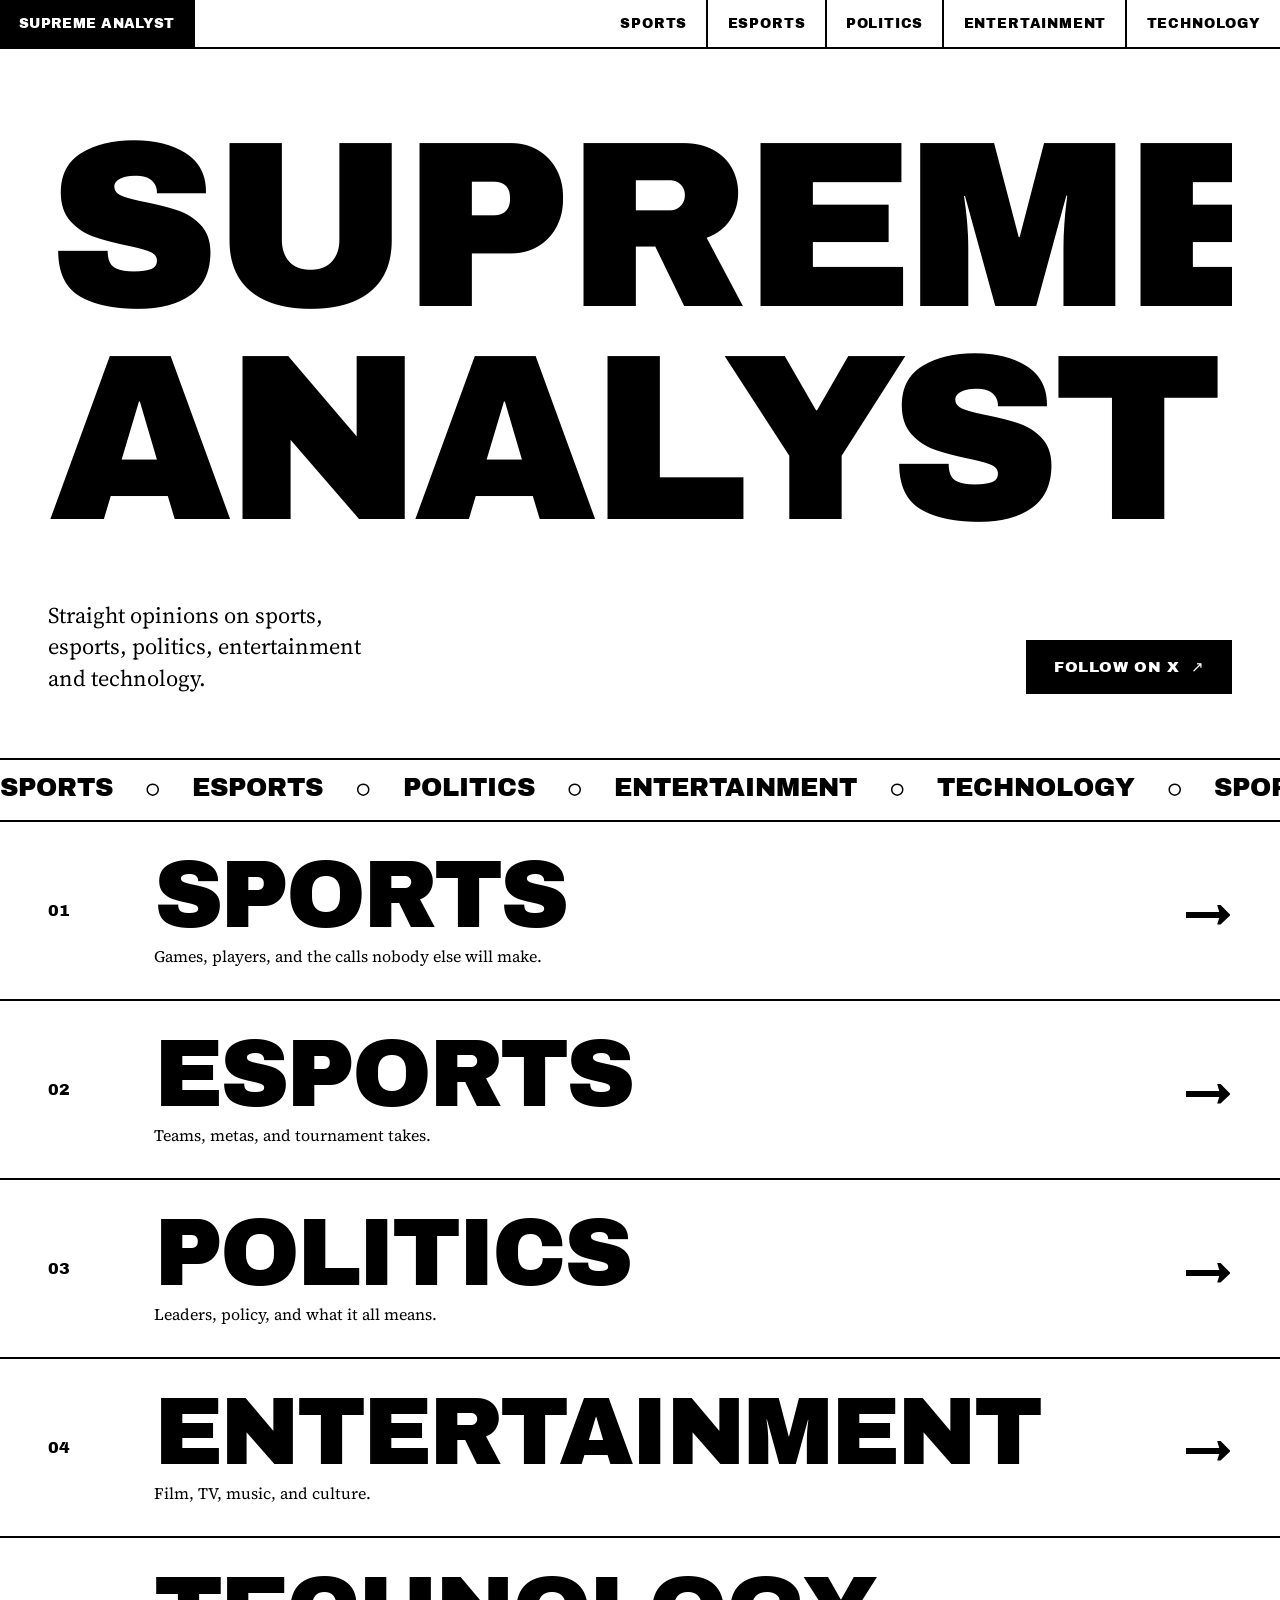
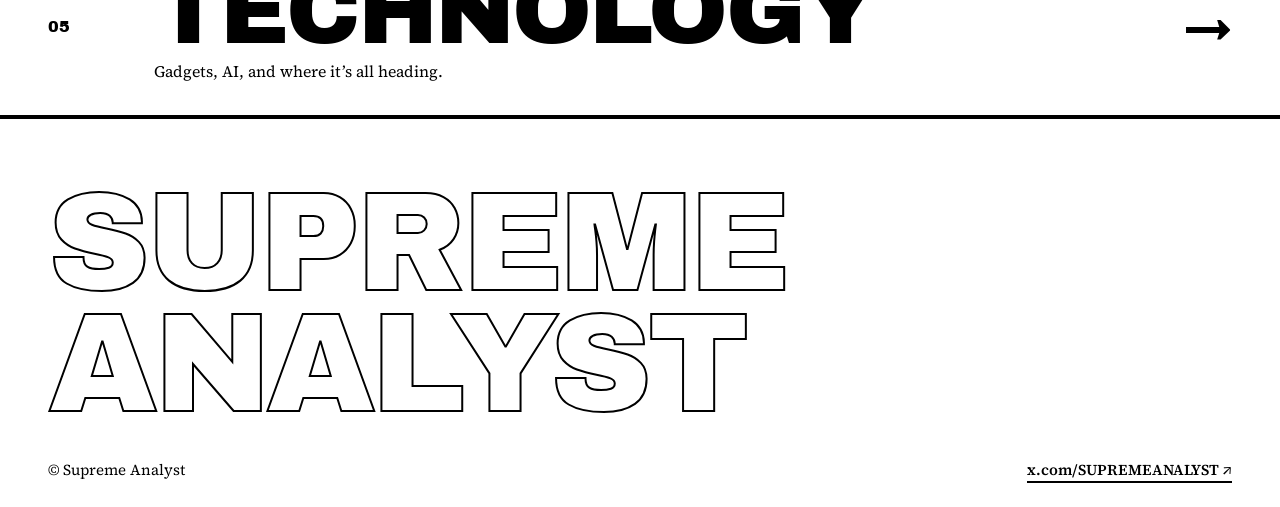
<file: index.html>
<!DOCTYPE html>
<html lang="en">
<head>
<meta charset="utf-8">
<meta name="viewport" content="width=device-width, initial-scale=1, viewport-fit=cover">
<title>Supreme Analyst</title>
<link rel="stylesheet" href="https://fonts.googleapis.com/css2?family=Archivo+Black&family=Source+Serif+4:opsz,wght@8..60,400;8..60,600&display=swap">
<link rel="stylesheet" href="style.css">
<script>document.documentElement.classList.add("js")</script>
</head>
<body>
<nav aria-label="Main"><a href="./" aria-current="page">Supreme Analyst</a><a href="sports">Sports</a><a href="esports">Esports</a><a href="politics">Politics</a><a href="entertainment">Entertainment</a><a href="technology">Technology</a></nav>
<main>
<section class="hero">
<h1 class="display"><span class="line"><span>Supreme</span></span><span class="line"><span>Analyst</span></span></h1>
<div class="hero-row">
<p>Straight opinions on sports, esports, politics, entertainment and technology.</p>
<a class="btn" href="https://x.com/SUPREMEANALYST" target="_blank" rel="noopener">Follow on X <span>↗</span></a>
</div>
</section>
<div class="ticker" aria-hidden="true"><div class="track"><span>Sports</span><span>●</span><span>Esports</span><span>●</span><span>Politics</span><span>●</span><span>Entertainment</span><span>●</span><span>Technology</span><span>●</span><span>Sports</span><span>●</span><span>Esports</span><span>●</span><span>Politics</span><span>●</span><span>Entertainment</span><span>●</span><span>Technology</span><span>●</span></div></div>
<section aria-label="Sections">
<a class="row reveal" href="sports"><span class="n">01</span><span><span class="display name">Sports</span><span class="desc">Games, players, and the calls nobody else will make.</span></span><span class="arrow">→</span></a>
<a class="row reveal" href="esports"><span class="n">02</span><span><span class="display name">Esports</span><span class="desc">Teams, metas, and tournament takes.</span></span><span class="arrow">→</span></a>
<a class="row reveal" href="politics"><span class="n">03</span><span><span class="display name">Politics</span><span class="desc">Leaders, policy, and what it all means.</span></span><span class="arrow">→</span></a>
<a class="row reveal" href="entertainment"><span class="n">04</span><span><span class="display name">Entertainment</span><span class="desc">Film, TV, music, and culture.</span></span><span class="arrow">→</span></a>
<a class="row reveal" href="technology"><span class="n">05</span><span><span class="display name">Technology</span><span class="desc">Gadgets, AI, and where it’s all heading.</span></span><span class="arrow">→</span></a>
</section>
</main>
<footer>
<p class="display big outline" aria-hidden="true">Supreme Analyst</p>
<div class="foot-row"><span>&copy; Supreme Analyst</span><a class="ulink" href="https://x.com/SUPREMEANALYST" target="_blank" rel="noopener">x.com/SUPREMEANALYST ↗</a></div>
</footer>
<script src="script.js" defer></script>
</body>
</html>
</file>
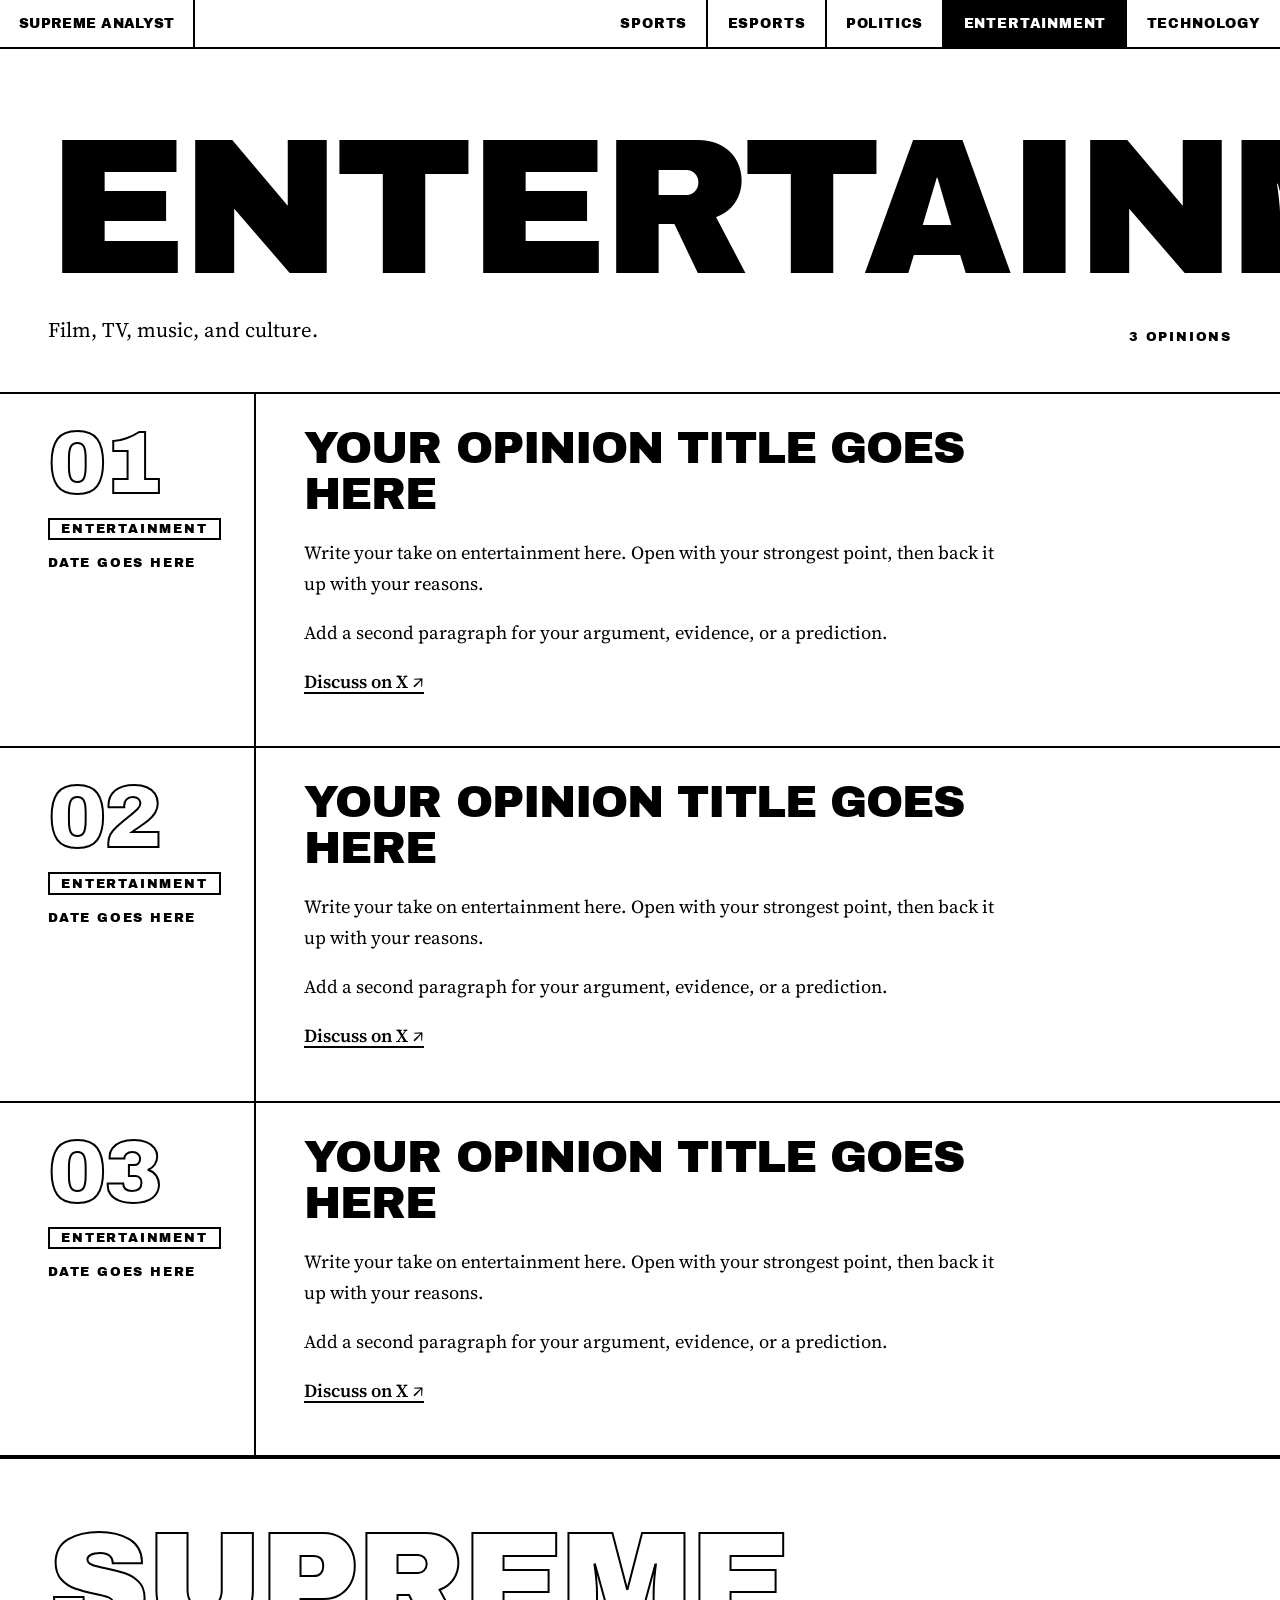
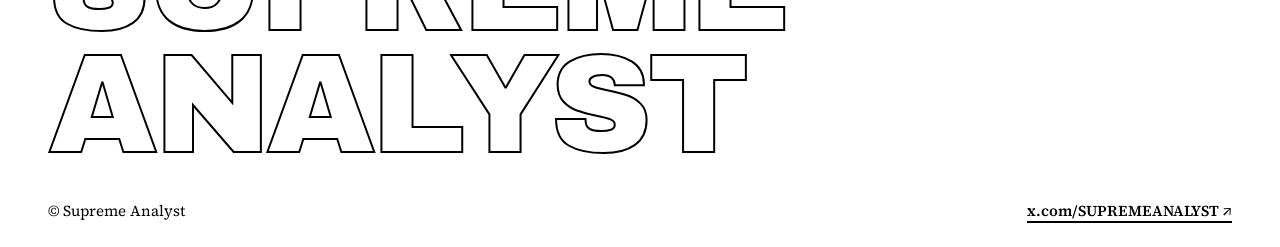
<file: entertainment.html>
<!DOCTYPE html>
<html lang="en">
<head>
<meta charset="utf-8">
<meta name="viewport" content="width=device-width, initial-scale=1, viewport-fit=cover">
<title>Entertainment | Supreme Analyst</title>
<link rel="stylesheet" href="https://fonts.googleapis.com/css2?family=Archivo+Black&family=Source+Serif+4:opsz,wght@8..60,400;8..60,600&display=swap">
<link rel="stylesheet" href="style.css">
<script>document.documentElement.classList.add("js")</script>
</head>
<body>
<nav aria-label="Main"><a href="./">Supreme Analyst</a><a href="sports">Sports</a><a href="esports">Esports</a><a href="politics">Politics</a><a href="entertainment" aria-current="page">Entertainment</a><a href="technology">Technology</a></nav>
<main>
<section class="head">
<h1 class="display">Entertainment</h1>
<div class="head-row"><p>Film, TV, music, and culture.</p><span class="label">3 opinions</span></div>
</section>

<!-- OPINION 1: copy this whole block (article to /article) to add more -->
<article class="post reveal">
<div class="meta"><span class="display num outline">01</span><span class="label tag">Entertainment</span><span class="label">Date goes here</span></div>
<div class="body">
<h2>Your opinion title goes here</h2>
<p>Write your take on entertainment here. Open with your strongest point, then back it up with your reasons.</p>
<p>Add a second paragraph for your argument, evidence, or a prediction.</p>
<p><a class="ulink" href="https://x.com/SUPREMEANALYST" target="_blank" rel="noopener">Discuss on X ↗</a></p>
</div>
</article>

<!-- OPINION 2: copy this whole block (article to /article) to add more -->
<article class="post reveal">
<div class="meta"><span class="display num outline">02</span><span class="label tag">Entertainment</span><span class="label">Date goes here</span></div>
<div class="body">
<h2>Your opinion title goes here</h2>
<p>Write your take on entertainment here. Open with your strongest point, then back it up with your reasons.</p>
<p>Add a second paragraph for your argument, evidence, or a prediction.</p>
<p><a class="ulink" href="https://x.com/SUPREMEANALYST" target="_blank" rel="noopener">Discuss on X ↗</a></p>
</div>
</article>

<!-- OPINION 3: copy this whole block (article to /article) to add more -->
<article class="post reveal">
<div class="meta"><span class="display num outline">03</span><span class="label tag">Entertainment</span><span class="label">Date goes here</span></div>
<div class="body">
<h2>Your opinion title goes here</h2>
<p>Write your take on entertainment here. Open with your strongest point, then back it up with your reasons.</p>
<p>Add a second paragraph for your argument, evidence, or a prediction.</p>
<p><a class="ulink" href="https://x.com/SUPREMEANALYST" target="_blank" rel="noopener">Discuss on X ↗</a></p>
</div>
</article>


</main>
<footer>
<p class="display big outline" aria-hidden="true">Supreme Analyst</p>
<div class="foot-row"><span>&copy; Supreme Analyst</span><a class="ulink" href="https://x.com/SUPREMEANALYST" target="_blank" rel="noopener">x.com/SUPREMEANALYST ↗</a></div>
</footer>
<script src="script.js" defer></script>
</body>
</html>
</file>
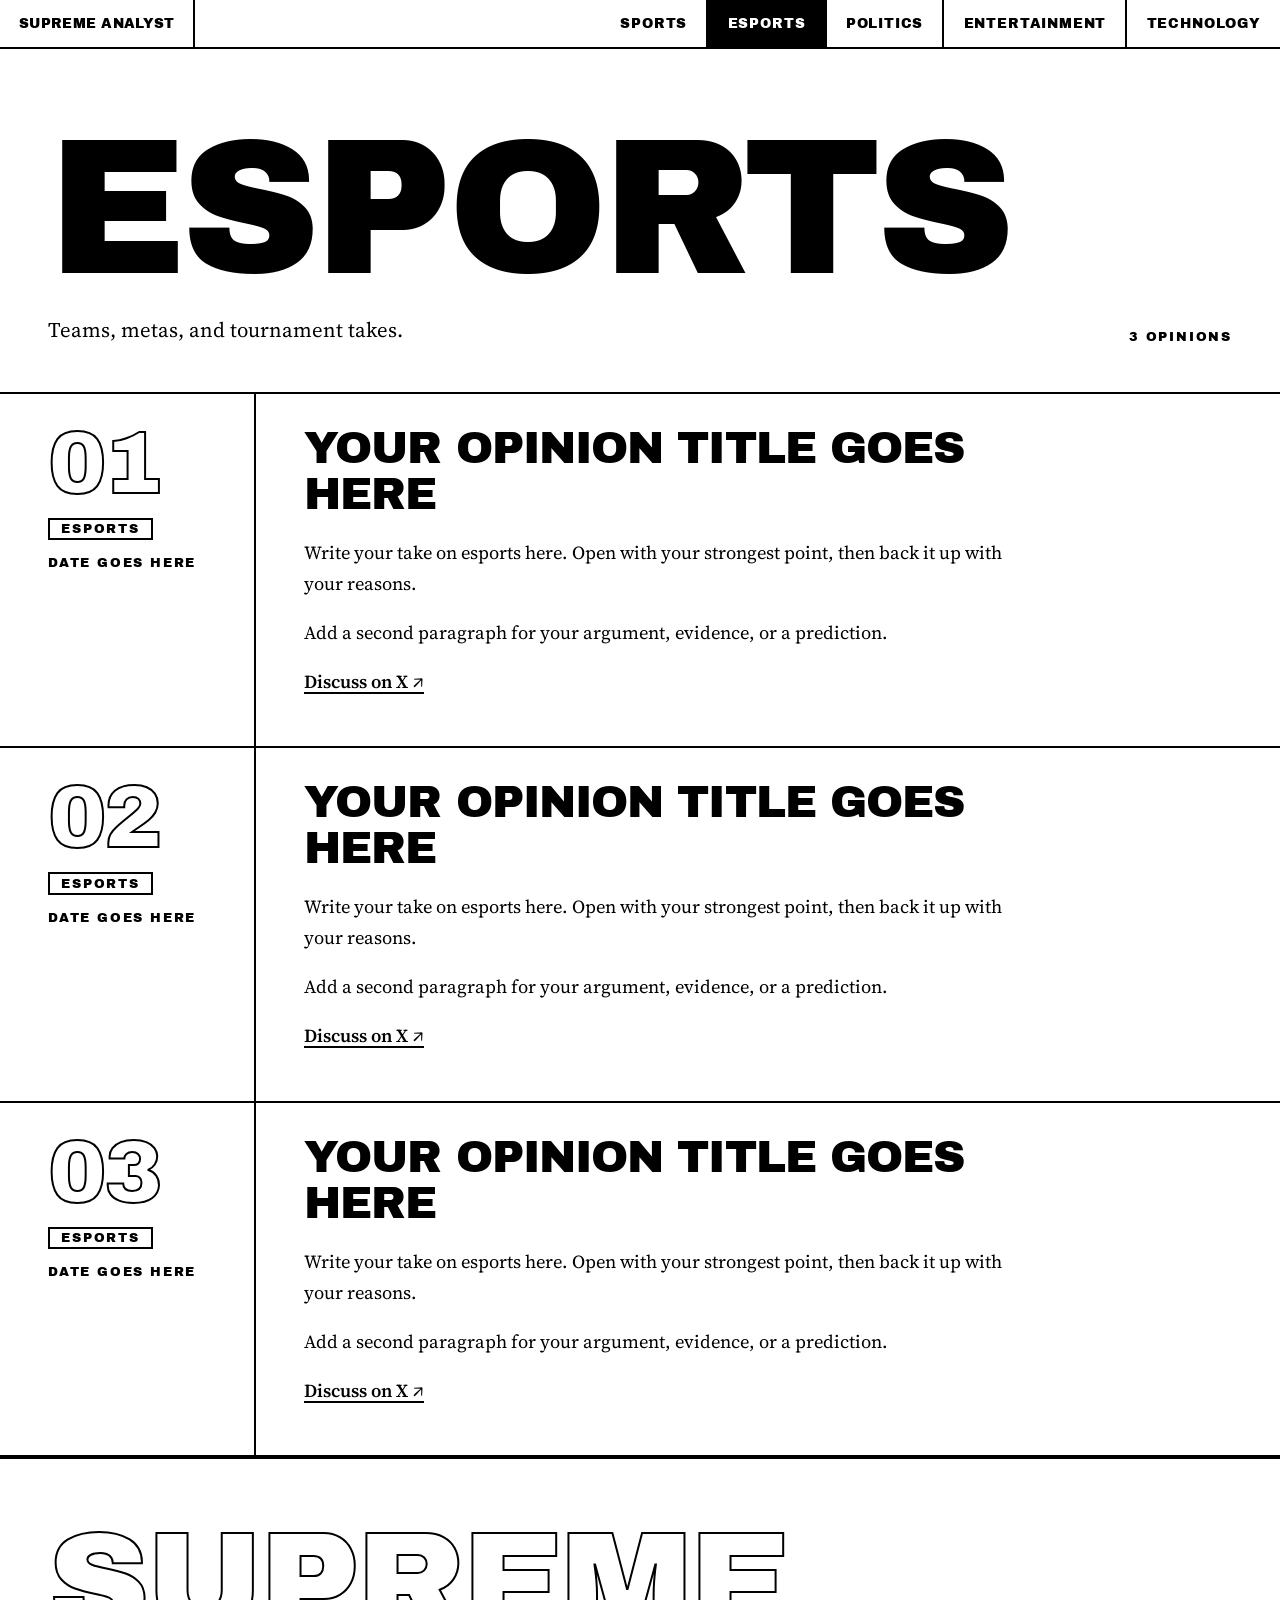
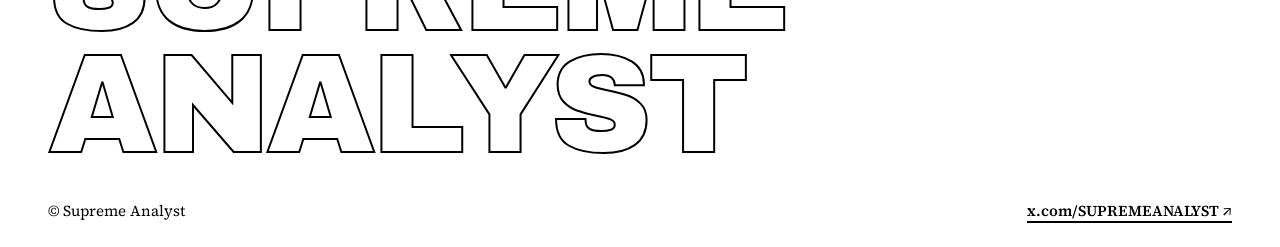
<file: esports.html>
<!DOCTYPE html>
<html lang="en">
<head>
<meta charset="utf-8">
<meta name="viewport" content="width=device-width, initial-scale=1, viewport-fit=cover">
<title>Esports | Supreme Analyst</title>
<link rel="stylesheet" href="https://fonts.googleapis.com/css2?family=Archivo+Black&family=Source+Serif+4:opsz,wght@8..60,400;8..60,600&display=swap">
<link rel="stylesheet" href="style.css">
<script>document.documentElement.classList.add("js")</script>
</head>
<body>
<nav aria-label="Main"><a href="./">Supreme Analyst</a><a href="sports">Sports</a><a href="esports" aria-current="page">Esports</a><a href="politics">Politics</a><a href="entertainment">Entertainment</a><a href="technology">Technology</a></nav>
<main>
<section class="head">
<h1 class="display">Esports</h1>
<div class="head-row"><p>Teams, metas, and tournament takes.</p><span class="label">3 opinions</span></div>
</section>

<!-- OPINION 1: copy this whole block (article to /article) to add more -->
<article class="post reveal">
<div class="meta"><span class="display num outline">01</span><span class="label tag">Esports</span><span class="label">Date goes here</span></div>
<div class="body">
<h2>Your opinion title goes here</h2>
<p>Write your take on esports here. Open with your strongest point, then back it up with your reasons.</p>
<p>Add a second paragraph for your argument, evidence, or a prediction.</p>
<p><a class="ulink" href="https://x.com/SUPREMEANALYST" target="_blank" rel="noopener">Discuss on X ↗</a></p>
</div>
</article>

<!-- OPINION 2: copy this whole block (article to /article) to add more -->
<article class="post reveal">
<div class="meta"><span class="display num outline">02</span><span class="label tag">Esports</span><span class="label">Date goes here</span></div>
<div class="body">
<h2>Your opinion title goes here</h2>
<p>Write your take on esports here. Open with your strongest point, then back it up with your reasons.</p>
<p>Add a second paragraph for your argument, evidence, or a prediction.</p>
<p><a class="ulink" href="https://x.com/SUPREMEANALYST" target="_blank" rel="noopener">Discuss on X ↗</a></p>
</div>
</article>

<!-- OPINION 3: copy this whole block (article to /article) to add more -->
<article class="post reveal">
<div class="meta"><span class="display num outline">03</span><span class="label tag">Esports</span><span class="label">Date goes here</span></div>
<div class="body">
<h2>Your opinion title goes here</h2>
<p>Write your take on esports here. Open with your strongest point, then back it up with your reasons.</p>
<p>Add a second paragraph for your argument, evidence, or a prediction.</p>
<p><a class="ulink" href="https://x.com/SUPREMEANALYST" target="_blank" rel="noopener">Discuss on X ↗</a></p>
</div>
</article>


</main>
<footer>
<p class="display big outline" aria-hidden="true">Supreme Analyst</p>
<div class="foot-row"><span>&copy; Supreme Analyst</span><a class="ulink" href="https://x.com/SUPREMEANALYST" target="_blank" rel="noopener">x.com/SUPREMEANALYST ↗</a></div>
</footer>
<script src="script.js" defer></script>
</body>
</html>
</file>
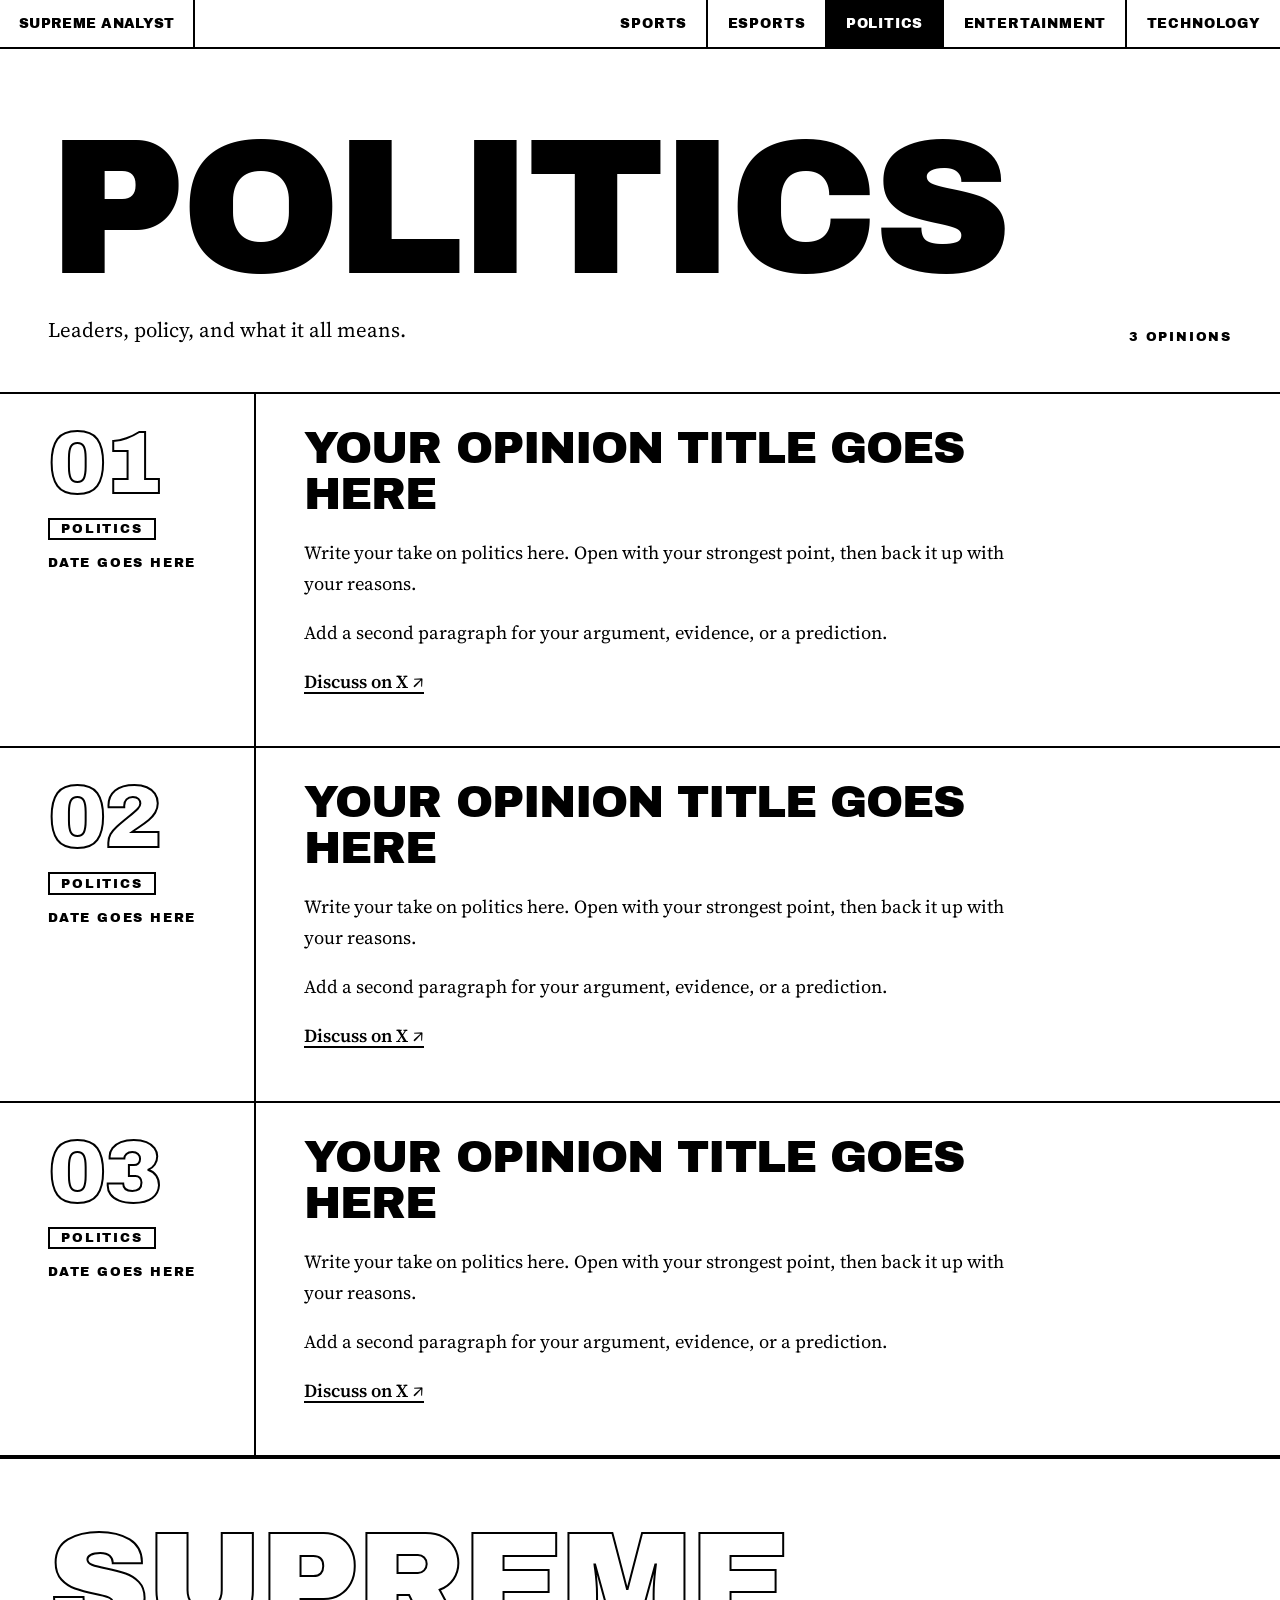
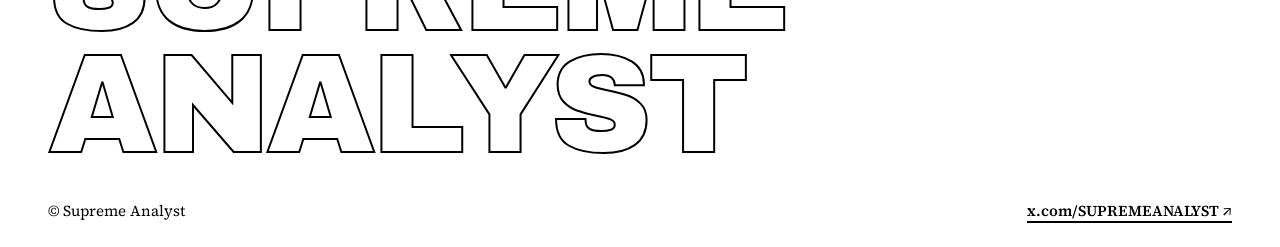
<file: politics.html>
<!DOCTYPE html>
<html lang="en">
<head>
<meta charset="utf-8">
<meta name="viewport" content="width=device-width, initial-scale=1, viewport-fit=cover">
<title>Politics | Supreme Analyst</title>
<link rel="stylesheet" href="https://fonts.googleapis.com/css2?family=Archivo+Black&family=Source+Serif+4:opsz,wght@8..60,400;8..60,600&display=swap">
<link rel="stylesheet" href="style.css">
<script>document.documentElement.classList.add("js")</script>
</head>
<body>
<nav aria-label="Main"><a href="./">Supreme Analyst</a><a href="sports">Sports</a><a href="esports">Esports</a><a href="politics" aria-current="page">Politics</a><a href="entertainment">Entertainment</a><a href="technology">Technology</a></nav>
<main>
<section class="head">
<h1 class="display">Politics</h1>
<div class="head-row"><p>Leaders, policy, and what it all means.</p><span class="label">3 opinions</span></div>
</section>

<!-- OPINION 1: copy this whole block (article to /article) to add more -->
<article class="post reveal">
<div class="meta"><span class="display num outline">01</span><span class="label tag">Politics</span><span class="label">Date goes here</span></div>
<div class="body">
<h2>Your opinion title goes here</h2>
<p>Write your take on politics here. Open with your strongest point, then back it up with your reasons.</p>
<p>Add a second paragraph for your argument, evidence, or a prediction.</p>
<p><a class="ulink" href="https://x.com/SUPREMEANALYST" target="_blank" rel="noopener">Discuss on X ↗</a></p>
</div>
</article>

<!-- OPINION 2: copy this whole block (article to /article) to add more -->
<article class="post reveal">
<div class="meta"><span class="display num outline">02</span><span class="label tag">Politics</span><span class="label">Date goes here</span></div>
<div class="body">
<h2>Your opinion title goes here</h2>
<p>Write your take on politics here. Open with your strongest point, then back it up with your reasons.</p>
<p>Add a second paragraph for your argument, evidence, or a prediction.</p>
<p><a class="ulink" href="https://x.com/SUPREMEANALYST" target="_blank" rel="noopener">Discuss on X ↗</a></p>
</div>
</article>

<!-- OPINION 3: copy this whole block (article to /article) to add more -->
<article class="post reveal">
<div class="meta"><span class="display num outline">03</span><span class="label tag">Politics</span><span class="label">Date goes here</span></div>
<div class="body">
<h2>Your opinion title goes here</h2>
<p>Write your take on politics here. Open with your strongest point, then back it up with your reasons.</p>
<p>Add a second paragraph for your argument, evidence, or a prediction.</p>
<p><a class="ulink" href="https://x.com/SUPREMEANALYST" target="_blank" rel="noopener">Discuss on X ↗</a></p>
</div>
</article>


</main>
<footer>
<p class="display big outline" aria-hidden="true">Supreme Analyst</p>
<div class="foot-row"><span>&copy; Supreme Analyst</span><a class="ulink" href="https://x.com/SUPREMEANALYST" target="_blank" rel="noopener">x.com/SUPREMEANALYST ↗</a></div>
</footer>
<script src="script.js" defer></script>
</body>
</html>
</file>
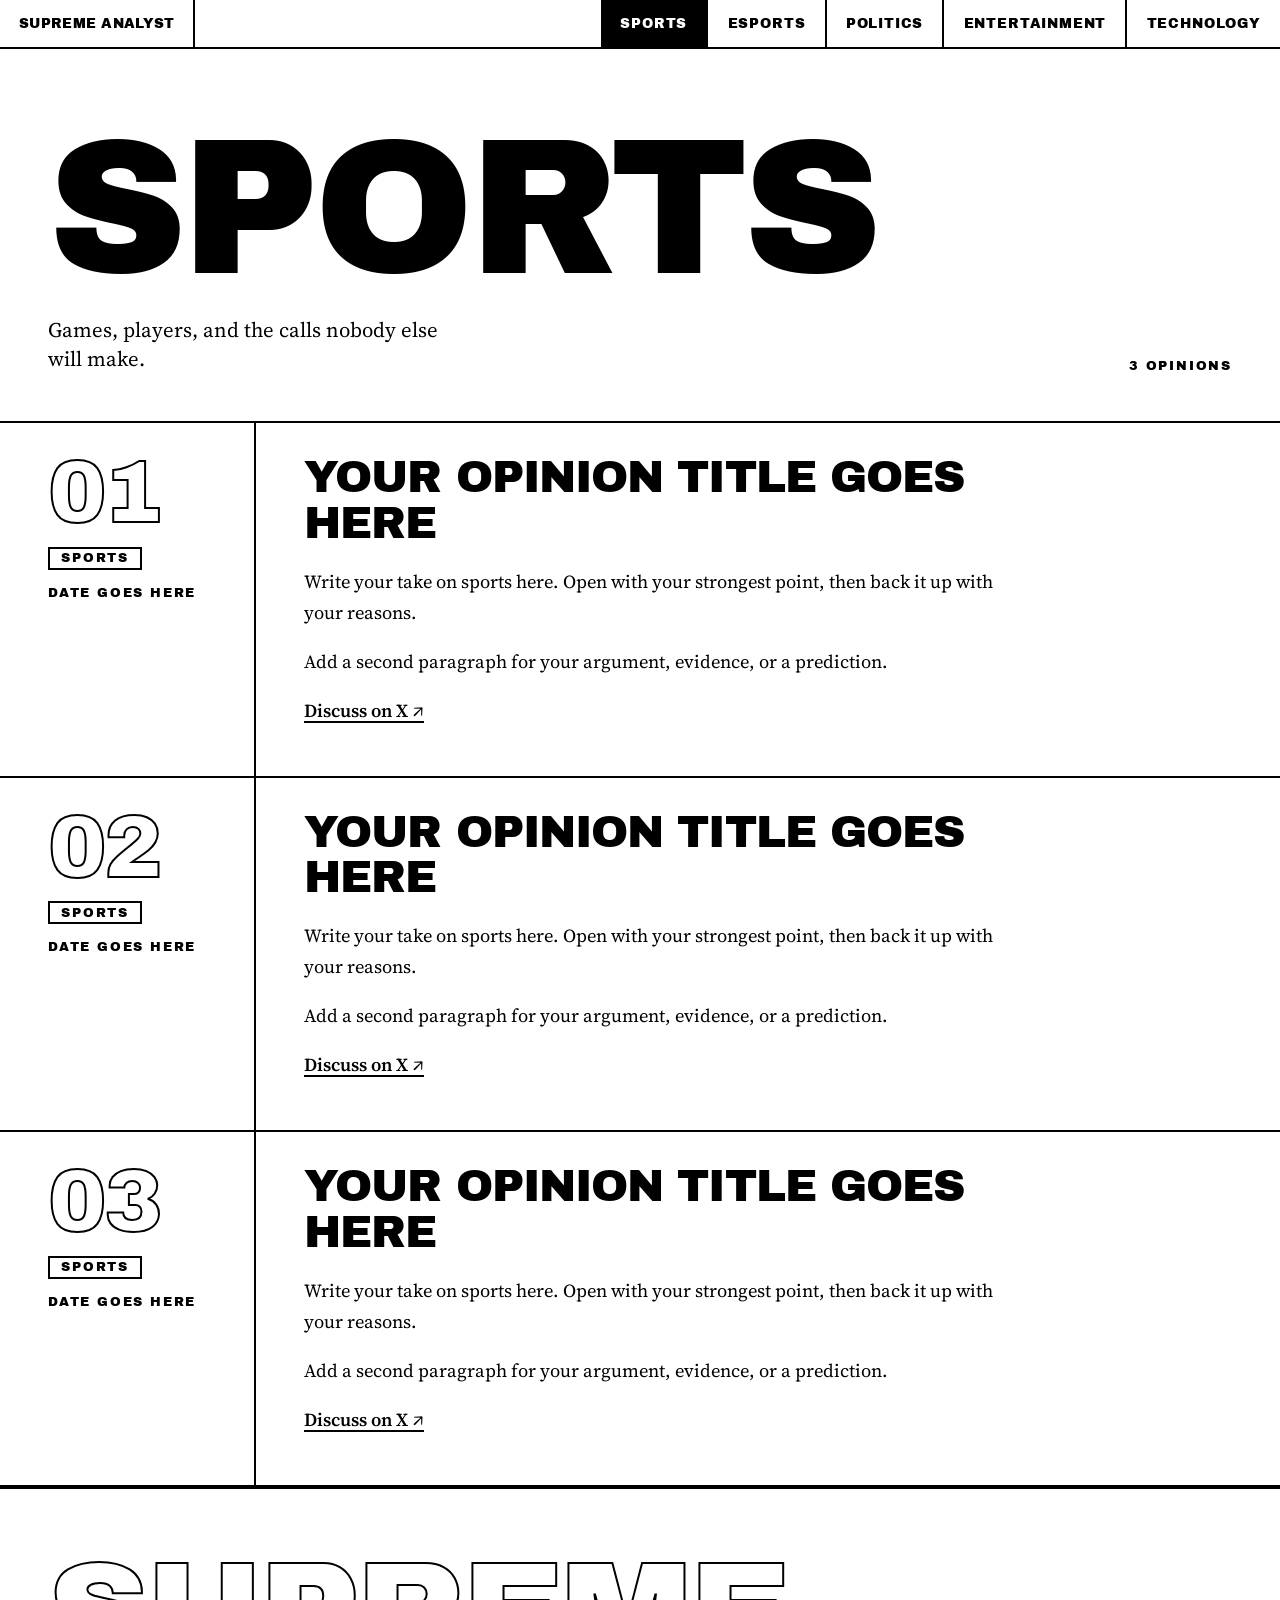
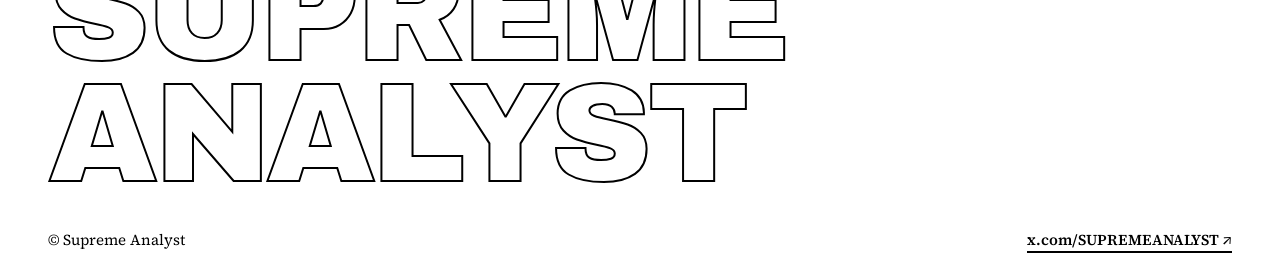
<file: sports.html>
<!DOCTYPE html>
<html lang="en">
<head>
<meta charset="utf-8">
<meta name="viewport" content="width=device-width, initial-scale=1, viewport-fit=cover">
<title>Sports | Supreme Analyst</title>
<link rel="stylesheet" href="https://fonts.googleapis.com/css2?family=Archivo+Black&family=Source+Serif+4:opsz,wght@8..60,400;8..60,600&display=swap">
<link rel="stylesheet" href="style.css">
<script>document.documentElement.classList.add("js")</script>
</head>
<body>
<nav aria-label="Main"><a href="./">Supreme Analyst</a><a href="sports" aria-current="page">Sports</a><a href="esports">Esports</a><a href="politics">Politics</a><a href="entertainment">Entertainment</a><a href="technology">Technology</a></nav>
<main>
<section class="head">
<h1 class="display">Sports</h1>
<div class="head-row"><p>Games, players, and the calls nobody else will make.</p><span class="label">3 opinions</span></div>
</section>

<!-- OPINION 1: copy this whole block (article to /article) to add more -->
<article class="post reveal">
<div class="meta"><span class="display num outline">01</span><span class="label tag">Sports</span><span class="label">Date goes here</span></div>
<div class="body">
<h2>Your opinion title goes here</h2>
<p>Write your take on sports here. Open with your strongest point, then back it up with your reasons.</p>
<p>Add a second paragraph for your argument, evidence, or a prediction.</p>
<p><a class="ulink" href="https://x.com/SUPREMEANALYST" target="_blank" rel="noopener">Discuss on X ↗</a></p>
</div>
</article>

<!-- OPINION 2: copy this whole block (article to /article) to add more -->
<article class="post reveal">
<div class="meta"><span class="display num outline">02</span><span class="label tag">Sports</span><span class="label">Date goes here</span></div>
<div class="body">
<h2>Your opinion title goes here</h2>
<p>Write your take on sports here. Open with your strongest point, then back it up with your reasons.</p>
<p>Add a second paragraph for your argument, evidence, or a prediction.</p>
<p><a class="ulink" href="https://x.com/SUPREMEANALYST" target="_blank" rel="noopener">Discuss on X ↗</a></p>
</div>
</article>

<!-- OPINION 3: copy this whole block (article to /article) to add more -->
<article class="post reveal">
<div class="meta"><span class="display num outline">03</span><span class="label tag">Sports</span><span class="label">Date goes here</span></div>
<div class="body">
<h2>Your opinion title goes here</h2>
<p>Write your take on sports here. Open with your strongest point, then back it up with your reasons.</p>
<p>Add a second paragraph for your argument, evidence, or a prediction.</p>
<p><a class="ulink" href="https://x.com/SUPREMEANALYST" target="_blank" rel="noopener">Discuss on X ↗</a></p>
</div>
</article>


</main>
<footer>
<p class="display big outline" aria-hidden="true">Supreme Analyst</p>
<div class="foot-row"><span>&copy; Supreme Analyst</span><a class="ulink" href="https://x.com/SUPREMEANALYST" target="_blank" rel="noopener">x.com/SUPREMEANALYST ↗</a></div>
</footer>
<script src="script.js" defer></script>
</body>
</html>
</file>
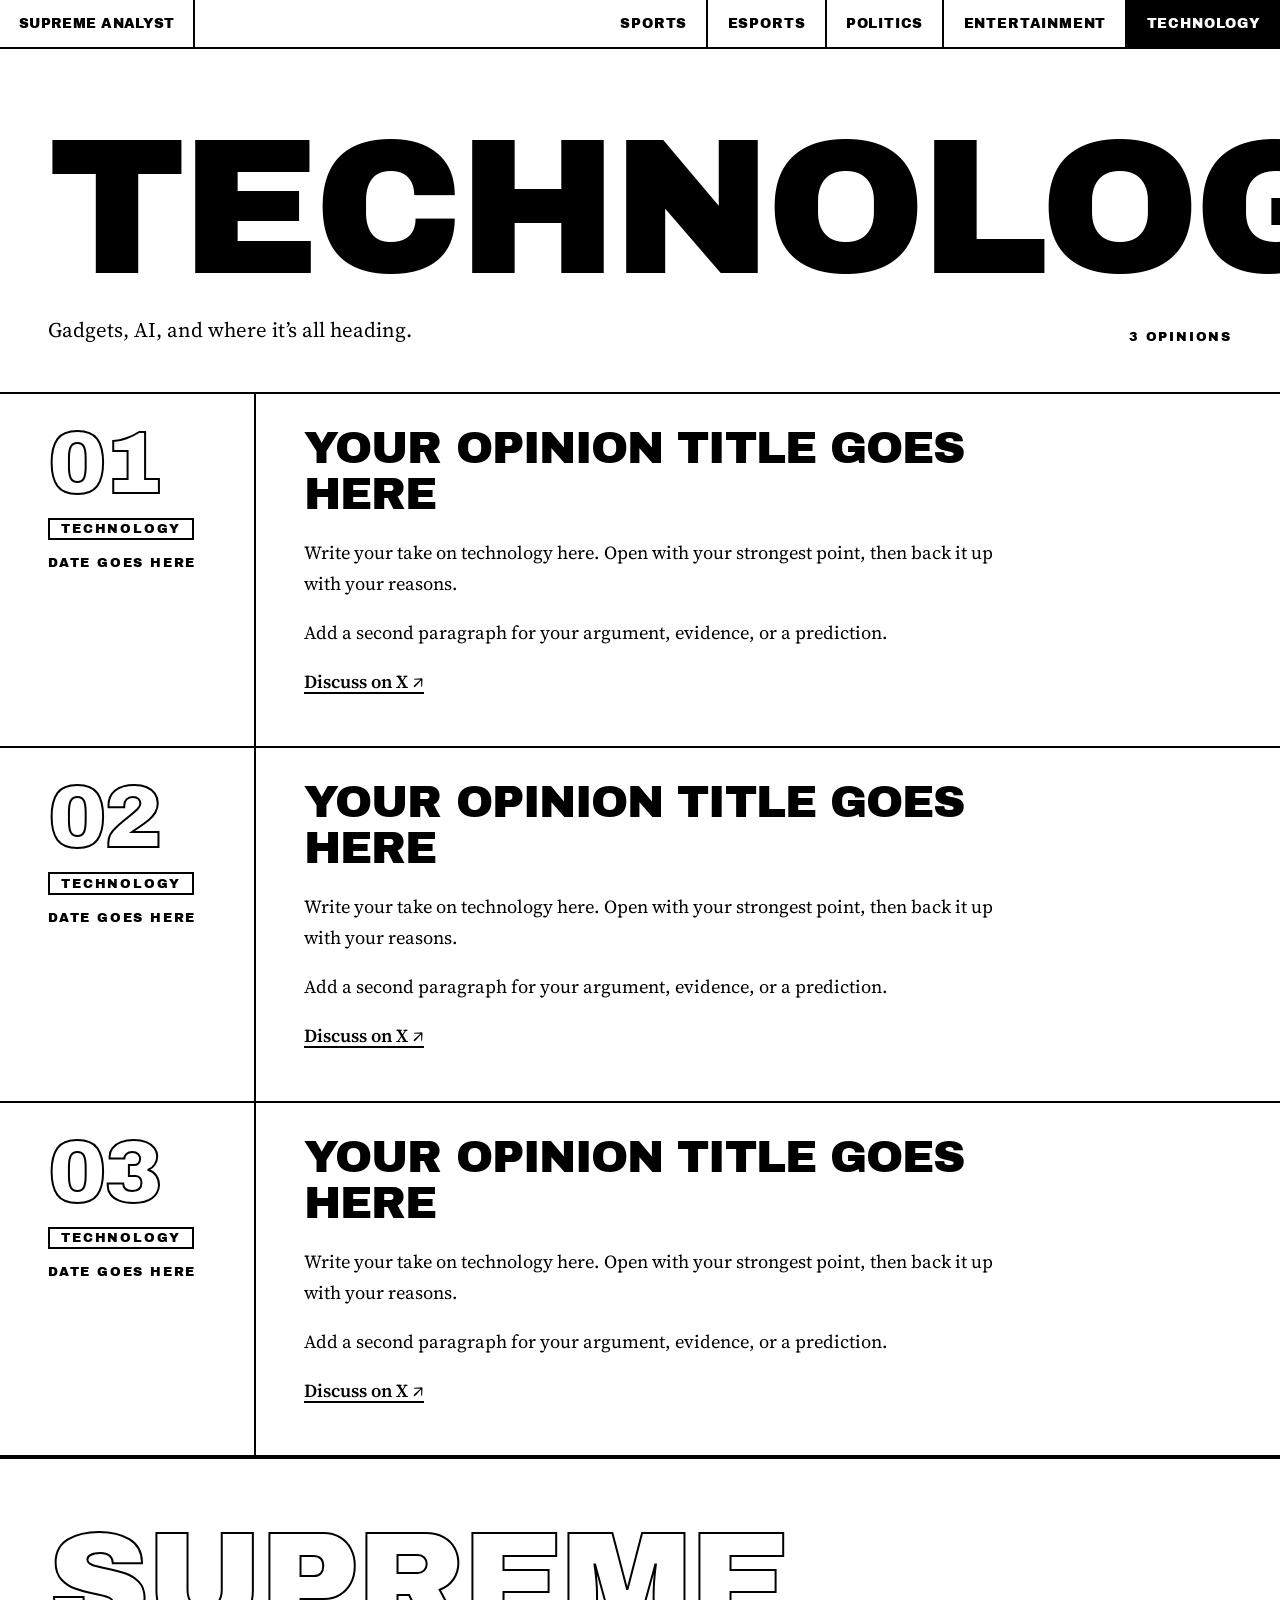
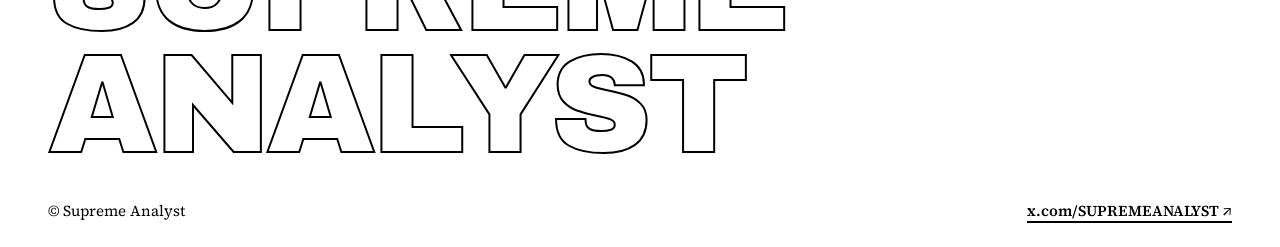
<file: technology.html>
<!DOCTYPE html>
<html lang="en">
<head>
<meta charset="utf-8">
<meta name="viewport" content="width=device-width, initial-scale=1, viewport-fit=cover">
<title>Technology | Supreme Analyst</title>
<link rel="stylesheet" href="https://fonts.googleapis.com/css2?family=Archivo+Black&family=Source+Serif+4:opsz,wght@8..60,400;8..60,600&display=swap">
<link rel="stylesheet" href="style.css">
<script>document.documentElement.classList.add("js")</script>
</head>
<body>
<nav aria-label="Main"><a href="./">Supreme Analyst</a><a href="sports">Sports</a><a href="esports">Esports</a><a href="politics">Politics</a><a href="entertainment">Entertainment</a><a href="technology" aria-current="page">Technology</a></nav>
<main>
<section class="head">
<h1 class="display">Technology</h1>
<div class="head-row"><p>Gadgets, AI, and where it’s all heading.</p><span class="label">3 opinions</span></div>
</section>

<!-- OPINION 1: copy this whole block (article to /article) to add more -->
<article class="post reveal">
<div class="meta"><span class="display num outline">01</span><span class="label tag">Technology</span><span class="label">Date goes here</span></div>
<div class="body">
<h2>Your opinion title goes here</h2>
<p>Write your take on technology here. Open with your strongest point, then back it up with your reasons.</p>
<p>Add a second paragraph for your argument, evidence, or a prediction.</p>
<p><a class="ulink" href="https://x.com/SUPREMEANALYST" target="_blank" rel="noopener">Discuss on X ↗</a></p>
</div>
</article>

<!-- OPINION 2: copy this whole block (article to /article) to add more -->
<article class="post reveal">
<div class="meta"><span class="display num outline">02</span><span class="label tag">Technology</span><span class="label">Date goes here</span></div>
<div class="body">
<h2>Your opinion title goes here</h2>
<p>Write your take on technology here. Open with your strongest point, then back it up with your reasons.</p>
<p>Add a second paragraph for your argument, evidence, or a prediction.</p>
<p><a class="ulink" href="https://x.com/SUPREMEANALYST" target="_blank" rel="noopener">Discuss on X ↗</a></p>
</div>
</article>

<!-- OPINION 3: copy this whole block (article to /article) to add more -->
<article class="post reveal">
<div class="meta"><span class="display num outline">03</span><span class="label tag">Technology</span><span class="label">Date goes here</span></div>
<div class="body">
<h2>Your opinion title goes here</h2>
<p>Write your take on technology here. Open with your strongest point, then back it up with your reasons.</p>
<p>Add a second paragraph for your argument, evidence, or a prediction.</p>
<p><a class="ulink" href="https://x.com/SUPREMEANALYST" target="_blank" rel="noopener">Discuss on X ↗</a></p>
</div>
</article>


</main>
<footer>
<p class="display big outline" aria-hidden="true">Supreme Analyst</p>
<div class="foot-row"><span>&copy; Supreme Analyst</span><a class="ulink" href="https://x.com/SUPREMEANALYST" target="_blank" rel="noopener">x.com/SUPREMEANALYST ↗</a></div>
</footer>
<script src="script.js" defer></script>
</body>
</html>
</file>
<file: style.css>
@view-transition{navigation:auto}
:root{--bg:#fff;--fg:#000;--pad:clamp(1rem,4vw,3rem);--ease:cubic-bezier(.7,0,.2,1);box-sizing:border-box;padding-top:env(safe-area-inset-top,0px);padding-bottom:env(safe-area-inset-bottom,0px)}
@media (prefers-color-scheme:dark){:root:not([data-theme="light"]){--bg:#000;--fg:#fff}}
:root[data-theme="dark"]{--bg:#000;--fg:#fff}
html{scroll-padding-top:5rem;scroll-behavior:smooth}
*,*::before,*::after{box-sizing:inherit}
body{margin:0;background:var(--bg);color:var(--fg);font:400 1.15rem/1.7 "Source Serif 4",Georgia,serif;-webkit-font-smoothing:antialiased}
body::before{content:"";position:fixed;inset:0 0 auto;height:env(safe-area-inset-top,0px);background:var(--bg);z-index:30}
a{color:inherit}
::selection{background:var(--fg);color:var(--bg)}
:focus-visible{outline:3px solid var(--fg);outline-offset:3px}
.display{font-family:"Archivo Black","Arial Black",Impact,sans-serif;text-transform:uppercase;line-height:.86;letter-spacing:-.03em;margin:0;font-weight:400}
.outline{color:transparent;-webkit-text-stroke:2px var(--fg)}
.label{font:400 .8rem "Archivo Black","Arial Black",sans-serif;text-transform:uppercase;letter-spacing:.14em}

/* nav */
nav{position:sticky;top:env(safe-area-inset-top,0px);z-index:40;display:flex;flex-wrap:wrap;background:var(--bg);border-bottom:2px solid var(--fg)}
nav a{font:400 .85rem "Archivo Black","Arial Black",sans-serif;text-transform:uppercase;letter-spacing:.06em;text-decoration:none;padding:1rem 1.2rem;border-right:2px solid var(--fg);transition:background .3s,color .3s}
nav a:first-child{margin-right:auto;border-right:2px solid var(--fg);letter-spacing:.02em}
nav a:last-child{border-right:0}
nav a:hover,nav a[aria-current="page"]{background:var(--fg);color:var(--bg)}

main{min-height:70vh}

/* ticker */
.ticker{overflow:hidden;border-bottom:2px solid var(--fg);padding:.9rem 0;white-space:nowrap}
.track{display:inline-flex;animation:scroll 28s linear infinite}
.track span{font:400 1.6rem "Archivo Black","Arial Black",sans-serif;text-transform:uppercase;padding-right:2rem}
.track span:nth-child(even){color:transparent;-webkit-text-stroke:1.5px var(--fg)}
.ticker:hover .track{animation-play-state:paused}
@keyframes scroll{to{transform:translateX(-50%)}}

/* hero */
.hero{padding:clamp(2rem,6vw,5rem) var(--pad) clamp(2rem,5vw,4rem);border-bottom:2px solid var(--fg)}
.hero h1{font-size:clamp(3.8rem,18.5vw,17rem)}
.hero .line{display:block;overflow:hidden;padding-bottom:.04em}
.hero .line span{display:block}
.hero-row{display:flex;justify-content:space-between;align-items:end;flex-wrap:wrap;gap:1.5rem;margin-top:clamp(1.5rem,4vw,3rem)}
.hero p{max-width:30ch;font-size:1.4rem;line-height:1.4;margin:0}
.btn{display:inline-flex;align-items:center;gap:.7rem;font:400 .95rem "Archivo Black","Arial Black",sans-serif;text-transform:uppercase;letter-spacing:.04em;text-decoration:none;padding:1rem 1.6rem;border:2px solid var(--fg);background:var(--fg);color:var(--bg);transition:background .3s,color .3s}
.btn span{display:inline-block;transition:transform .35s var(--ease)}
.btn:hover{background:var(--bg);color:var(--fg)}
.btn:hover span{transform:translate(.3rem,-.3rem)}

/* index rows */
.row{position:relative;isolation:isolate;overflow:hidden;display:grid;grid-template-columns:clamp(3rem,7vw,6rem) 1fr auto;align-items:center;gap:1rem;padding:clamp(1.2rem,3vw,2rem) var(--pad);border-bottom:2px solid var(--fg);text-decoration:none;transition:color .35s}
.row::before{content:"";position:absolute;inset:0;background:var(--fg);transform:scaleY(0);transform-origin:bottom;transition:transform .5s var(--ease);z-index:-1}
.row:hover,.row:focus-visible{color:var(--bg)}
.row:hover::before,.row:focus-visible::before{transform:scaleY(1)}
.row .n{font:400 1rem "Archivo Black","Arial Black",sans-serif}
.row .name{font-size:clamp(2.2rem,8vw,6rem)}
.row .desc{display:block;font-size:1rem;line-height:1.4;margin-top:.5rem}
.row .arrow{font:400 clamp(1.6rem,4vw,3rem) "Archivo Black",sans-serif;transition:transform .45s var(--ease)}
.row:hover .arrow{transform:translateX(.6rem) rotate(-45deg)}

/* section head */
.head{padding:clamp(2rem,6vw,5rem) var(--pad) clamp(1.5rem,4vw,3rem);border-bottom:2px solid var(--fg)}
.head h1{font-size:clamp(3.2rem,15vw,12rem)}
.head-row{display:flex;justify-content:space-between;align-items:end;flex-wrap:wrap;gap:1rem;margin-top:1.5rem}
.head p{margin:0;max-width:40ch;font-size:1.3rem;line-height:1.4}

/* posts */
.post{display:grid;grid-template-columns:minmax(0,16rem) minmax(0,1fr);border-bottom:2px solid var(--fg)}
.meta{padding:2rem var(--pad);border-right:2px solid var(--fg);display:flex;flex-direction:column;gap:1rem;align-items:flex-start}
.meta .num{font-size:clamp(3.5rem,7vw,5.5rem)}
.tag{border:2px solid var(--fg);padding:.15rem .7rem}
.body{padding:2rem var(--pad);max-width:50rem}
.post h2{font:400 clamp(1.7rem,4vw,2.8rem)/1.02 "Archivo Black","Arial Black",sans-serif;text-transform:uppercase;letter-spacing:-.02em;margin:0 0 1.2rem}
.body p{margin:0 0 1.1rem}
.ulink{text-decoration:none;font-weight:600;background:linear-gradient(currentColor,currentColor) 0 100%/100% 2px no-repeat;transition:background-size .35s var(--ease)}
.ulink:hover{background-size:0 2px}

/* footer */
footer{padding:clamp(2rem,5vw,4rem) var(--pad) 1.5rem;border-top:2px solid var(--fg)}
footer .big{font-size:clamp(2.5rem,11vw,9rem)}
.foot-row{display:flex;justify-content:space-between;flex-wrap:wrap;gap:.8rem;margin-top:2rem;font-size:.95rem}

/* motion */
html.js .reveal{opacity:0;transform:translateY(28px);transition:opacity .8s var(--ease),transform .8s var(--ease)}
html.js .reveal.in{opacity:1;transform:none}
@media (prefers-reduced-motion:no-preference){
  .hero .line span{animation:rise 1s var(--ease) both}
  .hero .line:nth-child(2) span{animation-delay:.12s}
  .hero-row,.head-row{animation:fade 1s .35s ease both}
  .head h1{animation:rise 1s var(--ease) both}
  @keyframes rise{from{transform:translateY(105%)}}
  @keyframes fade{from{opacity:0;transform:translateY(14px)}}
  ::view-transition-old(root){animation:.25s ease both vt-out}
  ::view-transition-new(root){animation:.45s .05s ease both vt-in}
  @keyframes vt-out{to{opacity:0}}
  @keyframes vt-in{from{opacity:0;transform:translateY(16px)}}
}
@media (prefers-reduced-motion:reduce){html{scroll-behavior:auto}.track{animation:none}html.js .reveal{opacity:1;transform:none}}

@media (max-width:700px){
  .post{grid-template-columns:1fr}
  .meta{border-right:0;border-bottom:2px solid var(--fg);flex-direction:row;align-items:center;flex-wrap:wrap}
  nav a{flex:1 1 auto;text-align:center;border-bottom:0;padding:.85rem .6rem}
  nav a:first-child{flex-basis:100%;border-right:0;border-bottom:2px solid var(--fg);text-align:left;padding-left:var(--pad)}
  .row{grid-template-columns:2.2rem 1fr auto}
  .row .desc{display:none}
}
</file>
